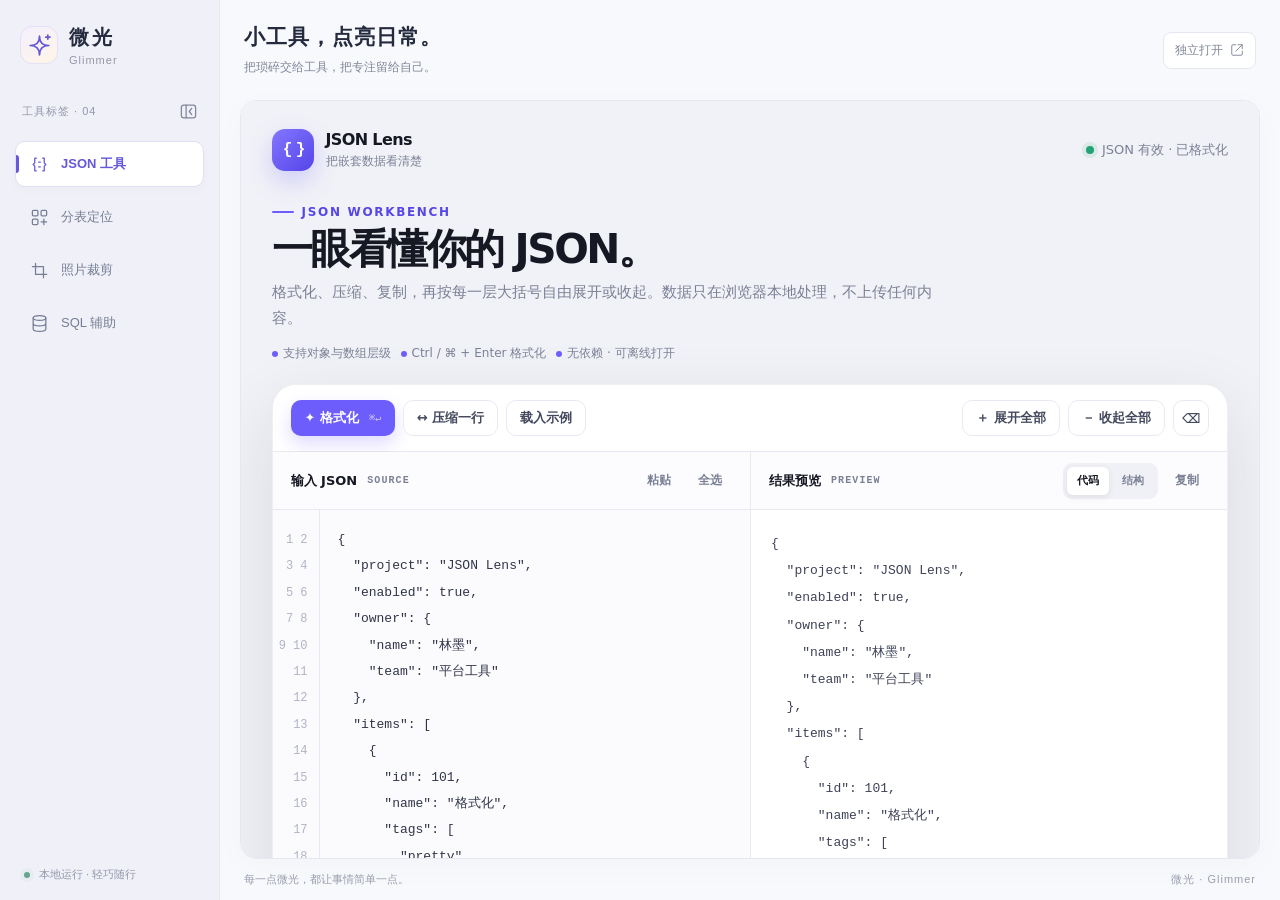
<file: index.html>
<!doctype html>
<html lang="zh-CN">
<head>
  <meta charset="UTF-8">
  <meta name="viewport" content="width=device-width, initial-scale=1">
  <meta name="theme-color" content="#f8f9fc">
  <meta name="description" content="微光 Glimmer，一个轻巧的本地工具箱。JSON 格式化、分表定位、照片裁剪、SQL 辅助，在一个页面里轻松完成。">
  <title>微光 · Glimmer</title>
  <style>
    :root { color-scheme: light; --ink: #252b3e; --muted: #818799; --line: #e6e8f0; --accent: #6558da; --sidebar-width: 220px; }
    * { box-sizing: border-box; }
    [hidden] { display: none !important; }
    body { display: grid; grid-template-columns: var(--sidebar-width) minmax(0, 1fr); height: 100vh; height: 100dvh; margin: 0; overflow: hidden; color: var(--ink); background: #f8f9fc; font-family: "Segoe UI", "PingFang SC", "Microsoft YaHei", sans-serif; -webkit-font-smoothing: antialiased; }
    a { color: inherit; text-decoration: none; }
    button { font: inherit; cursor: pointer; }
    :focus-visible { outline: 3px solid #a79dea; outline-offset: -3px; }
    svg { width: 19px; height: 19px; fill: none; stroke: currentColor; stroke-width: 1.6; stroke-linecap: round; stroke-linejoin: round; flex-shrink: 0; }
    .sidebar { display: flex; flex-direction: column; min-width: 0; min-height: 0; padding: 24px 12px 16px; border-right: 1px solid var(--line); background: #f0f1f8; }
    .brand { display: flex; align-items: center; gap: 11px; padding: 0 8px; min-height: 42px; }
    .brand-mark { display: grid; place-items: center; flex-shrink: 0; width: 38px; height: 38px; border: 1px solid #e5dff7; border-radius: 12px; color: var(--accent); background: linear-gradient(145deg, #f4efff, #fff6e6); }
    .brand-mark svg { width: 25px; height: 25px; }
    .brand-name { font-size: 20px; font-weight: 750; letter-spacing: 3px; white-space: nowrap; }
    .brand-en { display: block; margin-top: 3px; color: #9694a7; font-size: 11px; letter-spacing: 1px; font-weight: 400; }
    .sidebar-heading { display: flex; align-items: center; justify-content: space-between; gap: 8px; margin: 30px 4px 12px 10px; }
    .sidebar-heading span { color: #9297aa; font-size: 11px; letter-spacing: 1px; }
    .sidebar-toggle { display: grid; place-items: center; width: 30px; height: 30px; padding: 0; border: 0; border-radius: 8px; color: var(--muted); background: transparent; }
    .sidebar-toggle:hover { color: var(--accent); background: #e6e5f4; }
    .tabs { display: flex; flex-direction: column; gap: 7px; min-height: 0; overflow-y: auto; overflow-x: hidden; padding: 3px; }
    .tab { position: relative; display: flex; align-items: center; flex-shrink: 0; gap: 12px; width: 100%; min-height: 46px; padding: 0 14px; border: 1px solid transparent; border-radius: 10px; color: #767d94; background: transparent; text-align: left; font-size: 13px; transition: color .18s, background .18s; }
    .tab:hover { color: var(--accent); background: #e8e8f4; }
    .tab[aria-selected="true"] { color: var(--accent); font-weight: 650; border-color: #e1dff3; background: white; box-shadow: 0 3px 10px #33334b07; }
    .tab[aria-selected="true"]::before { content: ""; position: absolute; top: 13px; bottom: 13px; left: 0; width: 3px; border-radius: 0 3px 3px 0; background: var(--accent); }
    .tab-label { white-space: nowrap; }
    .sidebar-footer { display: flex; align-items: center; gap: 9px; margin-top: auto; padding: 24px 12px 2px; color: #9297aa; font-size: 11px; white-space: nowrap; }
    .status-dot { width: 6px; height: 6px; flex-shrink: 0; border-radius: 50%; background: #65a58e; box-shadow: 0 0 0 4px #65a58e12; }
    main { display: grid; grid-template-rows: auto minmax(0, 1fr) auto; min-width: 0; min-height: 0; padding: 0 20px; }
    .intro { display: flex; align-items: center; justify-content: space-between; gap: 20px; min-height: 100px; padding: 18px 4px; }
    h1 { margin: 0 0 7px; font-size: 21px; font-weight: 650; letter-spacing: 1px; }
    .intro p { margin: 0; color: var(--muted); font-size: 12px; line-height: 1.6; }
    .open-link { display: flex; align-items: center; gap: 7px; flex-shrink: 0; color: var(--muted); font-size: 12px; padding: 9px 11px; border: 1px solid var(--line); border-radius: 8px; background: white; }
    .open-link:hover { color: var(--accent); background: #f8f7ff; }
    .open-link svg { width: 14px; height: 14px; }
    .workspace { min-height: 0; overflow: hidden; border: 1px solid var(--line); border-radius: 16px; background: white; box-shadow: 0 8px 36px #33334b06; }
    .tool-panel { height: 100%; background: #f6f7fb; }
    iframe { width: 100%; height: 100%; display: block; border: 0; }
    footer { display: flex; justify-content: space-between; gap: 16px; padding: 13px 4px; color: #999eae; font-size: 11px; }
    .footer-brand { letter-spacing: 1px; }
    noscript p { padding: 20px; line-height: 2; }
    noscript a { color: var(--accent); text-decoration: underline; margin-right: 15px; }
    /* 收起标签文字后保留等宽图标轨道，右侧工作区自动获得空出的宽度。 */
    body.sidebar-collapsed { --sidebar-width: 68px; }
    .sidebar-collapsed .sidebar { padding-left: 8px; padding-right: 8px; }
    .sidebar-collapsed .brand { justify-content: center; padding: 0; }
    .sidebar-collapsed .brand-name, .sidebar-collapsed .sidebar-heading span, .sidebar-collapsed .tab-label, .sidebar-collapsed .sidebar-footer span:last-child { display: none; }
    .sidebar-collapsed .sidebar-heading { justify-content: center; margin: 30px 0 12px; }
    .sidebar-collapsed .tab { justify-content: center; padding: 0; }
    .sidebar-collapsed .sidebar-footer { justify-content: center; padding-left: 0; padding-right: 0; }
    @media (max-width: 700px) {
      body, body.sidebar-collapsed { --sidebar-width: 56px; }
      .sidebar, .sidebar-collapsed .sidebar { padding: 18px 5px 12px; }
      .brand { justify-content: center; padding: 0; }
      .brand-mark { width: 34px; height: 34px; }
      .brand-name, .sidebar-heading, .sidebar-collapsed .sidebar-heading, .tab-label, .sidebar-footer span:last-child { display: none; }
      .tabs { margin-top: 24px; gap: 9px; }
      .tab { justify-content: center; padding: 0; min-height: 42px; }
      .sidebar-footer { justify-content: center; padding-left: 0; padding-right: 0; }
      main { padding: 0 8px; }
      .intro { min-height: 84px; gap: 8px; padding: 14px 2px; }
      h1 { font-size: 16px; letter-spacing: 0; }
      .intro p { font-size: 10px; }
      .open-link { padding: 8px; }
      .open-link span { display: none; }
      .workspace { border-radius: 12px; }
      footer { padding: 10px 2px; font-size: 10px; }
      footer > span:first-child { display: none; }
    }
    @media (prefers-reduced-motion: reduce) { .tab { transition: none; } }
  </style>
</head>
<body>
  <aside class="sidebar" aria-label="工具导航">
    <a class="brand" href="./index.html" aria-label="微光 Glimmer 主页">
      <span class="brand-mark" aria-hidden="true"><svg viewBox="0 0 24 24"><path d="M12 3c0 6-3 9-9 9 6 0 9 3 9 9 0-6 3-9 9-9-6 0-9-3-9-9Z"/><path d="M20 2v4m-2-2h4"/></svg></span>
      <span class="brand-name">微光<span class="brand-en">Glimmer</span></span>
    </a>
    <div class="sidebar-heading"><span>工具标签 · 04</span><button class="sidebar-toggle" id="sidebar-toggle" type="button" aria-label="收起标签栏" title="收起标签栏" aria-expanded="true" aria-controls="tool-tabs"><svg viewBox="0 0 24 24" aria-hidden="true"><rect x="3" y="4" width="18" height="16" rx="3"/><path d="M9 4v16m7-12-3 4 3 4"/></svg></button></div>
        <nav class="tabs" role="tablist" aria-label="工具切换" aria-orientation="vertical" id="tool-tabs">
          <button class="tab" id="tab-json" type="button" role="tab" aria-selected="true" aria-controls="panel-json" data-tool="json" aria-label="JSON 工具" title="JSON 工具">
            <svg viewBox="0 0 24 24" aria-hidden="true"><path d="M8 4H6v6l-2 2 2 2v6h2m8-16h2v6l2 2-2 2v6h-2"/><path d="M11 9h2m-2 6h2"/></svg><span class="tab-label">JSON 工具</span>
          </button>
          <button class="tab" id="tab-sharding" type="button" role="tab" aria-selected="false" aria-controls="panel-sharding" tabindex="-1" data-tool="sharding" aria-label="分表定位" title="分表定位">
            <svg viewBox="0 0 24 24" aria-hidden="true"><rect x="3" y="3" width="7" height="7" rx="1.5"/><rect x="14" y="3" width="7" height="7" rx="1.5"/><rect x="3" y="14" width="7" height="7" rx="1.5"/><path d="M14 17.5h7m-3.5-3.5v7"/></svg><span class="tab-label">分表定位</span>
          </button>
          <button class="tab" id="tab-photo" type="button" role="tab" aria-selected="false" aria-controls="panel-photo" tabindex="-1" data-tool="photo" aria-label="照片裁剪" title="照片裁剪">
            <svg viewBox="0 0 24 24" aria-hidden="true"><path d="M7 3v14h14M3 7h14v14M10 7h7v7"/></svg><span class="tab-label">照片裁剪</span>
          </button>
          <button class="tab" id="tab-sql" type="button" role="tab" aria-selected="false" aria-controls="panel-sql" tabindex="-1" data-tool="sql" aria-label="SQL 辅助" title="SQL 辅助">
            <svg viewBox="0 0 24 24" aria-hidden="true"><ellipse cx="12" cy="5" rx="8" ry="3"/><path d="M4 5v14c0 4 16 4 16 0V5M4 12c0 4 16 4 16 0"/></svg><span class="tab-label">SQL 辅助</span>
          </button>
        </nav>
    <div class="sidebar-footer"><span class="status-dot" aria-hidden="true"></span><span>本地运行 · 轻巧随行</span></div>
  </aside>
  <main>
    <section class="intro" aria-labelledby="page-title">
      <div><h1 id="page-title">小工具，点亮日常。</h1><p>把琐碎交给工具，把专注留给自己。</p></div>
        <a class="open-link" id="open-tool" href="./json-lens.html?v=2" target="_blank" rel="noopener" aria-label="在新窗口打开 JSON 工具" title="在新窗口打开当前工具"><span>独立打开</span><svg viewBox="0 0 24 24" aria-hidden="true"><path d="M14 3h7v7m0-7L10 14M10 3H5a2 2 0 0 0-2 2v14a2 2 0 0 0 2 2h14a2 2 0 0 0 2-2v-5"/></svg></a>
    </section>
    <div class="workspace">
      <section class="tool-panel" id="panel-json" role="tabpanel" aria-labelledby="tab-json">
        <iframe title="JSON 格式化与结构查看器" data-src="./json-lens.html?v=2"></iframe>
      </section>
      <section class="tool-panel" id="panel-sharding" role="tabpanel" aria-labelledby="tab-sharding" hidden>
        <iframe title="分表定位器" data-src="./sharding-table-finder.html?v=2"></iframe>
      </section>
      <section class="tool-panel" id="panel-photo" role="tabpanel" aria-labelledby="tab-photo" hidden>
        <iframe title="照片比例裁剪" data-src="./photo-crop.html?v=2"></iframe>
      </section>
      <section class="tool-panel" id="panel-sql" role="tabpanel" aria-labelledby="tab-sql" hidden>
        <iframe title="SQL 辅助工具" data-src="./sql-helper.html"></iframe>
      </section>
      <noscript><p>启用 JavaScript 即可使用标签页，也可以直接打开：<a href="./json-lens.html?v=2">JSON 工具</a><a href="./sharding-table-finder.html?v=2">分表定位</a><a href="./photo-crop.html?v=2">照片裁剪</a><a href="./sql-helper.html">SQL 辅助</a></p></noscript>
    </div>
    <footer><span>每一点微光，都让事情简单一点。</span><span class="footer-brand">微光 · Glimmer</span></footer>
  </main>
  <script>
    'use strict';
    const tabs = [...document.querySelectorAll('[role="tab"]')];
    const openLink = document.getElementById('open-tool');

    /**
     * 切换工具并同步无障碍状态；已打开的页面保留在内存中，避免切换丢失输入或照片。
     * @param {string} tool 工具标识；未知值回退到 JSON 工具。
     */
    function activateTool(tool) {
      const activeTab = tabs.find(tab => tab.dataset.tool === tool) || tabs[0];
      for (const tab of tabs) {
        const selected = tab === activeTab;
        const panel = document.getElementById(tab.getAttribute('aria-controls'));
        tab.setAttribute('aria-selected', String(selected));
        tab.tabIndex = selected ? 0 : -1;
        panel.hidden = !selected;
        if (selected) {
          const frame = panel.querySelector('iframe');
          // 首次选中才加载，且仅使用页面内预设路径，URL 片段不能指定外部地址。
          if (!frame.hasAttribute('src')) frame.src = frame.dataset.src;
          openLink.href = frame.dataset.src;
          openLink.setAttribute('aria-label', `在新窗口打开${tab.textContent.trim()}`);
        }
      }
      // 标签栏高度不足时自动滚动，让当前工具始终出现在可见区域。
      activeTab.scrollIntoView({ block: 'nearest', inline: 'nearest' });
    }

    /** 更新地址片段，让工具标签支持直接访问以及浏览器前进、后退。 */
    function selectTool(tab) {
      activateTool(tab.dataset.tool);
      if (location.hash !== `#${tab.dataset.tool}`) location.hash = tab.dataset.tool;
    }

    for (const tab of tabs) {
      tab.addEventListener('click', () => selectTool(tab));
      tab.addEventListener('keydown', event => {
        const index = tabs.indexOf(tab);
        let nextIndex;
        // 遵循纵向标签页键盘约定，Tab 键只停留在当前选中的工具。
        if (event.key === 'ArrowDown') nextIndex = (index + 1) % tabs.length;
        else if (event.key === 'ArrowUp') nextIndex = (index + tabs.length - 1) % tabs.length;
        else if (event.key === 'Home') nextIndex = 0;
        else if (event.key === 'End') nextIndex = tabs.length - 1;
        else return;
        event.preventDefault();
        tabs[nextIndex].focus();
        selectTool(tabs[nextIndex]);
      });
    }
    // 收起时保留图标、可访问名称和悬停提示，切换工具不重新加载工作区。
    const sidebarToggle = document.getElementById('sidebar-toggle');
    sidebarToggle.addEventListener('click', () => {
      const collapsed = document.body.classList.toggle('sidebar-collapsed');
      sidebarToggle.setAttribute('aria-expanded', String(!collapsed));
      sidebarToggle.setAttribute('aria-label', collapsed ? '展开标签栏' : '收起标签栏');
      sidebarToggle.title = collapsed ? '展开标签栏' : '收起标签栏';
    });
    window.addEventListener('hashchange', () => activateTool(location.hash.slice(1)));
    activateTool(location.hash.slice(1));
  </script>
</body>
</html>
</file>
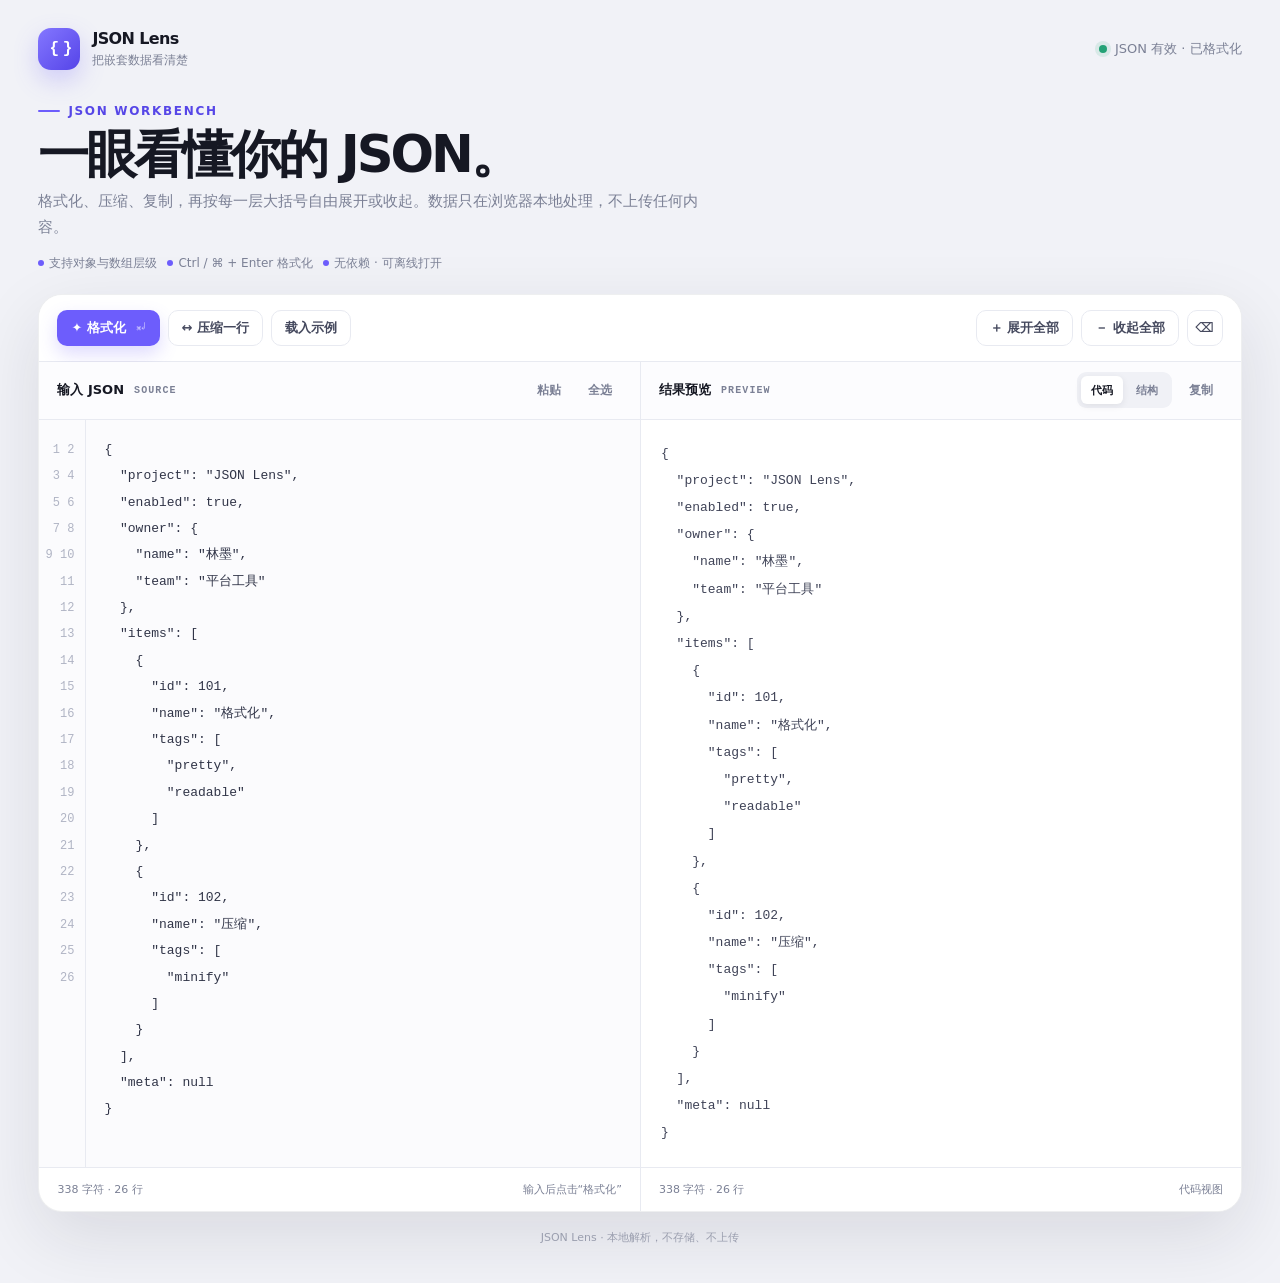
<file: json-lens.html>
<!doctype html>
<html lang="zh-CN">
<head>
  <meta charset="UTF-8" />
  <meta name="viewport" content="width=device-width, initial-scale=1" />
  <meta name="theme-color" content="#151722" />
  <title>JSON 工具 · 微光 Glimmer</title>
  <link rel="stylesheet" href="./tool-theme.css">
  <style>
    .toolbar {
      display: flex;
      align-items: center;
      justify-content: space-between;
      flex-wrap: wrap;
      gap: 12px;
      padding: 15px 18px;
      border-bottom: 1px solid var(--line);
      background: rgba(255, 255, 255, .92);
    }
    .toolbar-group { display: flex; align-items: center; flex-wrap: wrap; gap: 8px; }
    .shortcut { display: inline-flex; align-items: center; gap: 3px; margin-left: 3px; color: rgba(255, 255, 255, .68); font: 500 10px var(--mono); }

    .workspace-grid { display: grid; grid-template-columns: minmax(0, 1fr) minmax(0, 1fr); min-height: 610px; }
    .pane { min-width: 0; display: flex; flex-direction: column; }
    .pane + .pane { border-left: 1px solid var(--line); }
    .pane-header {
      display: flex;
      align-items: center;
      justify-content: space-between;
      gap: 10px;
      min-height: 58px;
      padding: 0 18px;
      border-bottom: 1px solid var(--line);
      background: #fcfcfe;
    }
    .pane-title { display: flex; align-items: center; gap: 10px; font-size: 13px; font-weight: 800; }
    .pane-title .label { color: var(--muted); font: 700 10px var(--mono); letter-spacing: .11em; text-transform: uppercase; }
    .pane-actions { display: flex; align-items: center; gap: 7px; }
    .tiny-button {
      min-height: 30px;
      padding: 0 9px;
      border: 1px solid transparent;
      border-radius: 8px;
      color: var(--muted);
      background: transparent;
      font-size: 12px;
      font-weight: 700;
    }
    .tiny-button:hover { border-color: var(--line); color: var(--violet-dark); background: #fff; }
    .input-area { display: flex; flex: 1; min-height: 0; background: #fbfbfd; }
    .line-numbers {
      width: 47px;
      flex: 0 0 47px;
      overflow: hidden;
      padding: 17px 11px 17px 0;
      border-right: 1px solid var(--line);
      color: #b0b4c4;
      text-align: right;
      user-select: none;
      font: 12px/1.65rem var(--mono);
    }
    .json-input {
      width: 100%;
      min-height: 550px;
      resize: none;
      padding: 17px 18px;
      border: 0;
      outline: 0;
      color: #313548;
      background: transparent;
      font: 13px/1.65rem var(--mono);
      tab-size: 2;
      white-space: pre;
      overflow: auto;
    }
    .json-input::selection { background: #dcd9ff; }
    .json-input.is-invalid { background: #fff9fa; }
    .input-footer, .output-footer {
      display: flex;
      align-items: center;
      justify-content: space-between;
      gap: 12px;
      min-height: 44px;
      padding: 0 18px;
      border-top: 1px solid var(--line);
      color: var(--muted);
      font-size: 11px;
    }
    .input-footer kbd {
      padding: 3px 6px;
      border: 1px solid #dfe1e9;
      border-bottom-width: 2px;
      border-radius: 5px;
      background: #fff;
      font: 600 10px var(--mono);
    }
    .output-pane { background: #fff; }
    .view-tabs { display: flex; align-items: center; gap: 3px; padding: 4px; border-radius: 9px; background: #f0f1f6; }
    .view-tab { min-height: 28px; padding: 0 10px; border: 0; border-radius: 6px; color: var(--muted); background: transparent; font-size: 11px; font-weight: 800; }
    .view-tab.active { color: var(--ink); background: #fff; box-shadow: 0 2px 7px rgba(22, 24, 35, .08); }
    .output-scroll { flex: 1; min-height: 0; overflow: auto; }
    .code-output {
      min-height: 550px;
      margin: 0;
      padding: 20px;
      color: #3f4357;
      background: #fff;
      font: 13px/1.7rem var(--mono);
      white-space: pre-wrap;
      word-break: break-word;
    }
    .code-output.empty { display: grid; min-height: 550px; place-items: center; color: #b0b4c4; font-family: var(--sans); }
    .tree-view { min-height: 550px; padding: 17px 20px 24px; background: #fff; font: 13px/1.7rem var(--mono); }
    .tree-view.hidden, .code-output.hidden { display: none; }
    .empty-state { max-width: 300px; padding: 36px 18px; text-align: center; }
    .empty-icon { display: grid; width: 45px; height: 45px; margin: 0 auto 13px; place-items: center; border-radius: 14px; color: var(--violet-dark); background: var(--violet-soft); font: 700 15px var(--mono); }
    .empty-title { margin-bottom: 5px; color: #5c6175; font-size: 14px; font-weight: 800; }
    .empty-copy { color: #a2a6b5; font-size: 12px; line-height: 1.6; }
    .tree-node { position: relative; }
    .tree-row { display: flex; align-items: center; min-height: 31px; padding-right: 5px; border-radius: 7px; white-space: nowrap; }
    .tree-row:hover { background: #f6f5ff; }
    .tree-toggle, .tree-spacer { display: inline-grid; width: 22px; height: 26px; flex: 0 0 22px; place-items: center; }
    .tree-toggle { margin-right: 1px; padding: 0; border: 0; border-radius: 5px; color: #8f94a8; background: transparent; transition: background .15s ease; }
    .tree-toggle:hover { color: var(--violet-dark); background: var(--violet-soft); }
    .chevron { display: block; transition: transform .18s ease; font-size: 15px; line-height: 1; }
    .tree-toggle[aria-expanded="false"] .chevron { transform: rotate(-90deg); }
    .tree-key { color: #5960b7; }
    .tree-index { color: #9398aa; }
    .tree-colon { margin: 0 8px 0 2px; color: #c1c4cf; }
    .tree-value.string { color: #21886c; }
    .tree-value.number { color: #b261d4; }
    .tree-value.boolean { color: #ce783f; }
    .tree-value.null { color: #9da1ae; font-style: italic; }
    .tree-kind { margin-left: auto; padding: 0 7px; border-radius: 999px; color: #969aab; background: #f6f7fa; font: 10px/20px var(--sans); }
    .tree-children { padding-left: 22px; border-left: 1px solid #ececf4; margin-left: 10px; }
    .tree-children[data-open="false"] { display: none; }
    .error-card { margin: 20px; padding: 16px; border: 1px solid #f1ccd2; border-radius: 12px; color: #aa4a5b; background: #fff6f7; font-family: var(--sans); }
    .error-card strong { display: block; margin-bottom: 4px; font-size: 13px; }
    .error-card span { font: 12px/1.6 var(--mono); }

    .toast {
      position: fixed;
      z-index: 10;
      left: 50%;
      bottom: 24px;
      transform: translate(-50%, 18px);
      padding: 11px 15px;
      border-radius: 10px;
      color: #fff;
      background: #222534;
      box-shadow: 0 12px 32px rgba(25, 27, 40, .18);
      font-size: 13px;
      opacity: 0;
      pointer-events: none;
      transition: opacity .2s ease, transform .2s ease;
    }
    .toast.show { transform: translate(-50%, 0); opacity: 1; }
    .toast.error { background: #a84253; }


    @media (max-width: 900px) {
      .workspace-grid { grid-template-columns: 1fr; }
      .pane + .pane { border-top: 1px solid var(--line); border-left: 0; }
      .output-pane { min-height: 600px; }
    }
    @media (max-width: 560px) {
      .page-shell { padding: 19px 12px 26px; }
      .topbar-note { display: none; }
      .toolbar { align-items: stretch; padding: 12px; }
      .toolbar-group { width: 100%; }
      .toolbar-group:last-child { justify-content: flex-end; }
      .button { flex: 1; padding: 0 9px; }
      .button.icon-button { flex: 0 0 36px; }
      .pane-header { padding: 0 12px; }
      .pane-header .tiny-button { padding: 0 5px; }
      .code-output, .tree-view { padding-left: 13px; padding-right: 13px; }
      .tree-children { padding-left: 15px; margin-left: 8px; }
      .tree-kind { display: none; }
      .hint-row { flex-wrap: wrap; line-height: 1.5; }
    }
    @media print {
      body { background: #fff; }
      .page-shell { width: 100%; padding: 0; }
      .topbar-note, .toolbar, .input-pane, .footer-note, .hint-row, .toast { display: none !important; }
      .workspace { border: 0; box-shadow: none; }
      .workspace-grid { display: block; }
      .pane + .pane { border: 0; }
      .pane-header { border: 0; }
      .code-output { min-height: auto; }
    }
  </style>
</head>
<body>
  <main class="page-shell">
    <header class="topbar">
      <div class="brand" aria-label="JSON Lens">
        <div class="brand-mark" aria-hidden="true">{ }</div>
        <div class="brand-copy">
          <div class="brand-name">JSON Lens</div>
          <div class="brand-subtitle">把嵌套数据看清楚</div>
        </div>
      </div>
      <div class="topbar-note"><span class="status-dot" id="statusDot"></span><span id="statusText">等待输入 JSON</span></div>
    </header>

    <section class="hero" aria-labelledby="pageTitle">
      <div class="eyebrow">JSON WORKBENCH</div>
      <h1 id="pageTitle">一眼看懂你的 JSON。</h1>
      <p class="hero-description">格式化、压缩、复制，再按每一层大括号自由展开或收起。数据只在浏览器本地处理，不上传任何内容。</p>
      <div class="hint-row" aria-label="使用提示">
        <span><i></i>支持对象与数组层级</span>
        <span><i></i>Ctrl / ⌘ + Enter 格式化</span>
        <span><i></i>无依赖 · 可离线打开</span>
      </div>
    </section>

    <section class="workspace" aria-label="JSON 编辑工作区">
      <div class="toolbar">
        <div class="toolbar-group">
          <button class="button primary" id="formatButton" type="button">✦ 格式化 <span class="shortcut">⌘↵</span></button>
          <button class="button" id="compressButton" type="button">↔ 压缩一行</button>
          <button class="button" id="sampleButton" type="button">载入示例</button>
        </div>
        <div class="toolbar-group">
          <button class="button" id="expandButton" type="button">＋ 展开全部</button>
          <button class="button" id="collapseButton" type="button">－ 收起全部</button>
          <button class="button icon-button" id="clearButton" type="button" aria-label="清空输入" title="清空">⌫</button>
        </div>
      </div>

      <div class="workspace-grid">
        <section class="pane input-pane" aria-labelledby="inputTitle">
          <div class="pane-header">
            <div class="pane-title" id="inputTitle"><span>输入 JSON</span><span class="label">SOURCE</span></div>
            <div class="pane-actions">
              <button class="tiny-button" id="pasteButton" type="button">粘贴</button>
              <button class="tiny-button" id="selectAllButton" type="button">全选</button>
            </div>
          </div>
          <div class="input-area">
            <div class="line-numbers" id="lineNumbers" aria-hidden="true">1</div>
            <textarea id="jsonInput" class="json-input" spellcheck="false" aria-label="JSON 输入框" placeholder="在这里粘贴 JSON…"></textarea>
          </div>
          <div class="input-footer"><span id="inputStats">0 字符 · 0 行</span><span>输入后点击“格式化”</span></div>
        </section>

        <section class="pane output-pane" aria-labelledby="outputTitle">
          <div class="pane-header">
            <div class="pane-title" id="outputTitle"><span>结果预览</span><span class="label">PREVIEW</span></div>
            <div class="pane-actions">
              <div class="view-tabs" role="tablist" aria-label="结果视图">
                <button class="view-tab active" data-view="code" type="button" role="tab" aria-selected="true">代码</button>
                <button class="view-tab" data-view="tree" type="button" role="tab" aria-selected="false">结构</button>
              </div>
              <button class="tiny-button" id="copyButton" type="button">复制</button>
            </div>
          </div>
          <div class="output-scroll">
            <div class="code-output empty" id="codeOutput"><div class="empty-state"><div class="empty-icon">{ }</div><div class="empty-title">等待一段 JSON</div><div class="empty-copy">格式化后，这里会显示可复制的漂亮代码。</div></div></div>
            <div class="tree-view hidden" id="treeView"></div>
          </div>
          <div class="output-footer"><span id="outputStats">未生成结果</span><span id="viewHint">代码视图</span></div>
        </section>
      </div>
    </section>
    <div class="footer-note">JSON Lens · 本地解析，不存储、不上传</div>
  </main>
  <div class="toast" id="toast" role="status" aria-live="polite"></div>

  <script>
    (() => {
      const SAMPLE = {
        "project": "JSON Lens",
        "enabled": true,
        "owner": {
          "name": "林墨",
          "team": "平台工具"
        },
        "items": [
          { "id": 101, "name": "格式化", "tags": ["pretty", "readable"] },
          { "id": 102, "name": "压缩", "tags": ["minify"] }
        ],
        "meta": null
      };

      const input = document.getElementById('jsonInput');
      const lineNumbers = document.getElementById('lineNumbers');
      const codeOutput = document.getElementById('codeOutput');
      const treeView = document.getElementById('treeView');
      const inputStats = document.getElementById('inputStats');
      const outputStats = document.getElementById('outputStats');
      const viewHint = document.getElementById('viewHint');
      const statusText = document.getElementById('statusText');
      const statusDot = document.getElementById('statusDot');
      const toast = document.getElementById('toast');
      let latestResult = '';
      let toastTimer;
      let nodeId = 0;

      function escapeHtml(value) {
        return String(value)
          .replaceAll('&', '&amp;')
          .replaceAll('<', '&lt;')
          .replaceAll('>', '&gt;')
          .replaceAll('"', '&quot;')
          .replaceAll("'", '&#39;');
      }

      function showToast(message, isError = false) {
        window.clearTimeout(toastTimer);
        toast.textContent = message;
        toast.classList.toggle('error', isError);
        toast.classList.add('show');
        toastTimer = window.setTimeout(() => toast.classList.remove('show'), 2400);
      }

      function updateLineNumbers() {
        const count = Math.max(1, input.value.split('\n').length);
        lineNumbers.textContent = Array.from({ length: count }, (_, index) => index + 1).join('\n');
        inputStats.textContent = `${input.value.length.toLocaleString('zh-CN')} 字符 · ${count} 行`;
      }

      function syncLineScroll() {
        lineNumbers.scrollTop = input.scrollTop;
      }

      function setStatus(message, isError = false) {
        statusText.textContent = message;
        statusDot.classList.toggle('error', isError);
      }

      function parseInput() {
        try {
          return { value: JSON.parse(input.value), error: null };
        } catch (error) {
          return { value: null, error };
        }
      }

      function renderError(error) {
        const message = error && error.message ? error.message : 'JSON 语法不正确';
        codeOutput.className = 'code-output empty';
        codeOutput.textContent = `无法解析：${message}`;
        treeView.innerHTML = `<div class="error-card"><strong>JSON 解析失败</strong><span>${escapeHtml(message)}</span></div>`;
        treeView.classList.add('hidden');
        codeOutput.classList.remove('hidden');
        outputStats.textContent = '未生成有效结果';
        viewHint.textContent = '代码视图';
        input.classList.add('is-invalid');
        setStatus('JSON 语法有误', true);
      }

      function primitiveMarkup(value) {
        if (typeof value === 'string') return `<span class="tree-value string">&quot;${escapeHtml(value)}&quot;</span>`;
        if (typeof value === 'number') return `<span class="tree-value number">${escapeHtml(value)}</span>`;
        if (typeof value === 'boolean') return `<span class="tree-value boolean">${value}</span>`;
        return '<span class="tree-value null">null</span>';
      }

      function branchSummary(value) {
        if (Array.isArray(value)) return `[${value.length}]`;
        return `{${Object.keys(value).length}}`;
      }

      function renderTree(root) {
        nodeId = 0;
        treeView.innerHTML = renderTreeNode(root, 'root', 0, true);
      }

      function renderTreeNode(value, key, depth, isRoot = false, parentIsArray = false) {
        const isBranch = value !== null && typeof value === 'object';
        const currentId = `node-${++nodeId}`;
        const label = isRoot ? 'root' : parentIsArray ? `[${key}]` : key;
        const labelClass = isRoot || !parentIsArray ? 'tree-key' : 'tree-index';
        let markup = `<div class="tree-node" data-node-id="${currentId}" data-depth="${depth}">`;
        markup += '<div class="tree-row">';
        if (isBranch) {
          markup += `<button class="tree-toggle" type="button" aria-expanded="true" aria-label="收起 ${escapeHtml(label)}" data-node-toggle="${currentId}"><span class="chevron">⌄</span></button>`;
        } else {
          markup += '<span class="tree-spacer" aria-hidden="true"></span>';
        }
        markup += `<span class="${labelClass}">${escapeHtml(label)}</span><span class="tree-colon">:</span>`;
        if (isBranch) {
          markup += `<span class="tree-value">${escapeHtml(branchSummary(value))}</span><span class="tree-kind">${Array.isArray(value) ? 'ARRAY' : 'OBJECT'}</span>`;
        } else {
          markup += primitiveMarkup(value);
        }
        markup += '</div>';
        if (isBranch) {
          const entries = Array.isArray(value) ? value.map((item, index) => [index, item]) : Object.entries(value);
          markup += `<div class="tree-children" data-node-children="${currentId}" data-open="true">`;
          if (entries.length === 0) markup += '<div class="tree-row"><span class="tree-spacer"></span><span class="tree-value null">空</span></div>';
          for (const [entryKey, entryValue] of entries) markup += renderTreeNode(entryValue, entryKey, depth + 1, false, Array.isArray(value));
          markup += '</div>';
        }
        markup += '</div>';
        return markup;
      }

      function setAllNodes(open) {
        treeView.querySelectorAll('[data-node-toggle]').forEach((toggle) => {
          const id = toggle.dataset.nodeToggle;
          const children = treeView.querySelector(`[data-node-children="${id}"]`);
          if (!children) return;
          toggle.setAttribute('aria-expanded', String(open));
          toggle.setAttribute('aria-label', `${open ? '收起' : '展开'} 层级`);
          children.dataset.open = String(open);
        });
      }

      function updateOutput(value, mode) {
        input.classList.remove('is-invalid');
        const indent = mode === 'compact' ? undefined : 2;
        latestResult = JSON.stringify(value, null, indent);
        codeOutput.className = 'code-output';
        codeOutput.textContent = latestResult;
        renderTree(value);
        outputStats.textContent = `${latestResult.length.toLocaleString('zh-CN')} 字符 · ${latestResult.split('\n').length} 行`;
        setStatus(mode === 'compact' ? '已压缩为一行' : 'JSON 有效 · 已格式化');
      }

      function handleTransform(mode) {
        if (!input.value.trim()) {
          latestResult = '';
          codeOutput.className = 'code-output empty';
          codeOutput.innerHTML = '<div class="empty-state"><div class="empty-icon">{ }</div><div class="empty-title">先输入 JSON</div><div class="empty-copy">粘贴内容后，就可以开始格式化或压缩。</div></div>';
          treeView.innerHTML = '';
          outputStats.textContent = '未生成结果';
          setStatus('等待输入 JSON');
          return;
        }
        const result = parseInput();
        if (result.error) {
          renderError(result.error);
          showToast('JSON 解析失败，请检查逗号、引号或括号', true);
          return;
        }
        updateOutput(result.value, mode);
        showToast(mode === 'compact' ? '已压缩成一行' : '格式化完成');
      }

      async function copyResult() {
        if (!latestResult) {
          showToast('暂时没有可复制的结果', true);
          return;
        }
        try {
          await navigator.clipboard.writeText(latestResult);
          showToast('结果已复制到剪贴板');
        } catch {
          const helper = document.createElement('textarea');
          helper.value = latestResult;
          helper.style.position = 'fixed';
          helper.style.opacity = '0';
          document.body.appendChild(helper);
          helper.select();
          document.execCommand('copy');
          helper.remove();
          showToast('结果已复制到剪贴板');
        }
      }

      async function pasteInput() {
        try {
          input.value = await navigator.clipboard.readText();
          updateLineNumbers();
          handleTransform('pretty');
        } catch {
          input.focus();
          showToast('浏览器未允许自动粘贴，请使用 Ctrl / ⌘ + V', true);
        }
      }

      function switchView(view) {
        const showTree = view === 'tree';
        codeOutput.classList.toggle('hidden', showTree);
        treeView.classList.toggle('hidden', !showTree);
        document.querySelectorAll('.view-tab').forEach((tab) => {
          const active = tab.dataset.view === view;
          tab.classList.toggle('active', active);
          tab.setAttribute('aria-selected', String(active));
        });
        viewHint.textContent = showTree ? '结构视图 · 点击箭头展开/收起' : '代码视图';
      }

      input.addEventListener('input', () => {
        updateLineNumbers();
        if (!input.value.trim()) {
          input.classList.remove('is-invalid');
          setStatus('等待输入 JSON');
        }
      });
      // 浏览器完成粘贴后再解析，确保 textarea 已经拿到完整内容；手动输入仍不会被频繁打断。
      input.addEventListener('paste', () => {
        window.setTimeout(() => {
          updateLineNumbers();
          handleTransform('pretty');
        }, 0);
      });
      input.addEventListener('scroll', syncLineScroll);
      input.addEventListener('keydown', (event) => {
        if ((event.ctrlKey || event.metaKey) && event.key === 'Enter') {
          event.preventDefault();
          handleTransform('pretty');
        }
        if (event.key === 'Tab') {
          event.preventDefault();
          const start = input.selectionStart;
          input.setRangeText('  ', start, input.selectionEnd, 'end');
          updateLineNumbers();
        }
      });
      document.getElementById('formatButton').addEventListener('click', () => handleTransform('pretty'));
      document.getElementById('compressButton').addEventListener('click', () => handleTransform('compact'));
      document.getElementById('copyButton').addEventListener('click', copyResult);
      document.getElementById('pasteButton').addEventListener('click', pasteInput);
      document.getElementById('selectAllButton').addEventListener('click', () => { input.focus(); input.select(); });
      document.getElementById('sampleButton').addEventListener('click', () => {
        input.value = JSON.stringify(SAMPLE, null, 2);
        updateLineNumbers();
        handleTransform('pretty');
      });
      document.getElementById('clearButton').addEventListener('click', () => {
        input.value = '';
        latestResult = '';
        updateLineNumbers();
        codeOutput.className = 'code-output empty';
        codeOutput.innerHTML = '<div class="empty-state"><div class="empty-icon">{ }</div><div class="empty-title">等待一段 JSON</div><div class="empty-copy">格式化后，这里会显示可复制的漂亮代码。</div></div>';
        treeView.innerHTML = '';
        outputStats.textContent = '未生成结果';
        setStatus('等待输入 JSON');
        input.focus();
      });
      document.getElementById('expandButton').addEventListener('click', () => { setAllNodes(true); showToast('已展开全部层级'); });
      document.getElementById('collapseButton').addEventListener('click', () => { setAllNodes(false); showToast('已收起全部层级'); });
      document.querySelectorAll('.view-tab').forEach((tab) => tab.addEventListener('click', () => switchView(tab.dataset.view)));
      treeView.addEventListener('click', (event) => {
        const toggle = event.target.closest('[data-node-toggle]');
        if (!toggle) return;
        const id = toggle.dataset.nodeToggle;
        const children = treeView.querySelector(`[data-node-children="${id}"]`);
        if (!children) return;
        const open = children.dataset.open !== 'true';
        children.dataset.open = String(open);
        toggle.setAttribute('aria-expanded', String(open));
        toggle.setAttribute('aria-label', `${open ? '收起' : '展开'} 层级`);
      });

      input.value = JSON.stringify(SAMPLE, null, 2);
      updateLineNumbers();
      updateOutput(SAMPLE, 'pretty');
    })();
  </script>
</body>
</html>
</file>
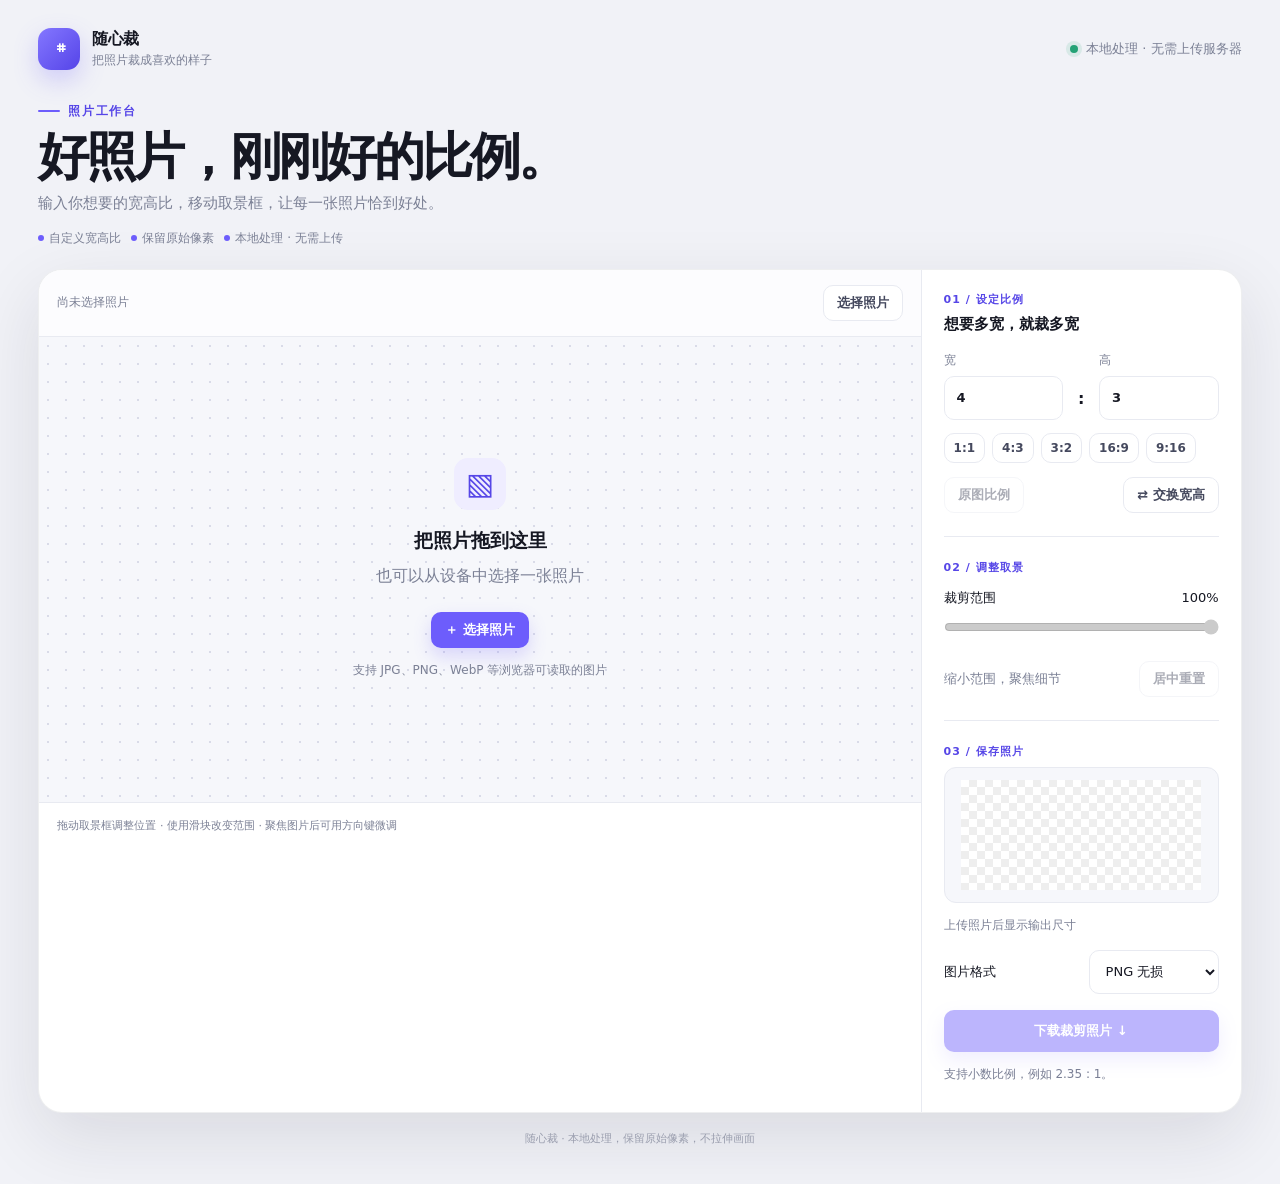
<file: photo-crop.html>
<!doctype html>
<html lang="zh-CN">
<head>
<meta charset="utf-8">
<meta name="viewport" content="width=device-width, initial-scale=1">
<title>照片裁剪 · 微光 Glimmer</title>
<link rel="stylesheet" href="./tool-theme.css">
<style>

/* 编辑区保留原图坐标逻辑，这里只定义展示尺寸和统一主题下的控件布局。 */
p { margin: 0; color: var(--muted); line-height: 1.75; }
.layout { display: grid; grid-template-columns: minmax(0, 1fr) 320px; }
.shell { min-width: 0; }
.panel { height: 100%; overflow: hidden; }
aside.shell { border-left: 1px solid var(--line); }
.bar { display: flex; align-items: center; justify-content: space-between; gap: 12px; min-height: 67px; padding: 15px 18px; border-bottom: 1px solid var(--line); background: #fcfcfe; }
.small { color: var(--muted); font-size: 12px; }
#filename { max-width: 70%; overflow: hidden; text-overflow: ellipsis; white-space: nowrap; }
.stage { height: 465px; padding: 24px; position: relative; display: flex; align-items: center; justify-content: center; background-color: var(--surface-soft); background-image: radial-gradient(#d9dbe8 1px, transparent 1px); background-size: 18px 18px; }
.stage.over { outline: 3px solid var(--violet); outline-offset: -4px; }
.empty { text-align: center; }
.empty .icon { display: grid; place-items: center; width: 52px; height: 52px; margin: 0 auto 18px; border-radius: 14px; background: var(--violet-soft); color: var(--violet-dark); font-size: 30px; }
.empty strong { display: block; margin-bottom: 8px; font-size: 19px; }
.empty button { margin: 22px 0 12px; }
canvas { display: block; max-width: 100%; }
#editor { touch-action: none; cursor: move; border-radius: 2px; box-shadow: 0 5px 28px #0002; }
#editor[hidden], .empty[hidden] { display: none; }
.hint { padding: 14px 18px; border-top: 1px solid var(--line); color: var(--muted); font-size: 11px; line-height: 1.6; }
.controls { padding: 22px; }
h2 { font-size: 15px; margin: 0 0 18px; }
.step { margin-bottom: 8px; color: var(--violet-dark); font-size: 11px; font-weight: 700; letter-spacing: 1px; }
.ratio { display: grid; grid-template-columns: minmax(0, 1fr) 20px minmax(0, 1fr); align-items: end; gap: 8px; }
.ratio label { color: var(--muted); font-size: 12px; }
.ratio b { padding-bottom: 12px; text-align: center; }
input[type=number] { margin-top: 7px; font-weight: 650; }
.presets { display: flex; flex-wrap: wrap; gap: 7px; margin-top: 13px; }
.presets .button { min-height: 30px; padding: 0 9px; font-size: 12px; }
.row { display: flex; align-items: center; justify-content: space-between; gap: 10px; margin-top: 14px; font-size: 13px; }
.divider { height: 1px; background: var(--line); margin: 23px 0; }
input[type=range] { width: 100%; accent-color: var(--violet); margin: 12px 0; }
#preview { max-height: 140px; max-width: 100%; margin: auto; object-fit: contain; background: repeating-conic-gradient(#eee 0% 25%, #fff 0% 50%) 0/16px 16px; }
.preview-wrap { min-height: 110px; display: flex; align-items: center; justify-content: center; background: var(--surface-soft); border: 1px solid var(--line); border-radius: 12px; padding: 12px; margin-bottom: 12px; overflow: hidden; }
#download { width: 100%; min-height: 42px; margin-top: 16px; }
#status { min-height: 38px; padding-top: 12px; font-size: 12px; overflow-wrap: anywhere; }
#status.error { color: var(--red); }
@media (max-width: 900px) {
  .layout { grid-template-columns: 1fr; }
  aside.shell { border-left: 0; border-top: 1px solid var(--line); }
  .stage { height: 400px; }
}
@media (max-width: 560px) {
  .stage { height: 300px; padding: 12px; }
  .controls { padding: 18px; }
  .bar { padding: 12px; }
}
@media print {
  header, .controls, footer, .hint, .hero, .bar { display: none; }
  .layout { display: block; box-shadow: none; }
  .stage { background: white; }
}
</style>
</head>
<body>
<main class="page-shell">
<header class="topbar">
  <div class="brand"><div class="brand-mark" aria-hidden="true">⌗</div><div class="brand-copy"><div class="brand-name">随心裁</div><div class="brand-subtitle">把照片裁成喜欢的样子</div></div></div>
  <div class="topbar-note"><span class="status-dot"></span>本地处理 · 无需上传服务器</div>
</header>
<section class="hero" aria-labelledby="pageTitle">
  <div class="eyebrow">照片工作台</div>
  <h1 id="pageTitle">好照片，刚刚好的比例。</h1>
  <p class="hero-description">输入你想要的宽高比，移动取景框，让每一张照片恰到好处。</p>
  <div class="hint-row" aria-label="使用提示"><span><i></i>自定义宽高比</span><span><i></i>保留原始像素</span><span><i></i>本地处理 · 无需上传</span></div>
</section>
<div class="workspace layout">
<section class="shell"><div class="panel">
<div class="bar"><span id="filename" class="small">尚未选择照片</span><button class="button" id="replace">选择照片</button></div>
<div class="stage" id="stage">
<div class="empty" id="empty"><div class="icon">▧</div><strong>把照片拖到这里</strong><p>也可以从设备中选择一张照片</p><button id="choose" class="button primary">＋ 选择照片</button><p class="small">支持 JPG、PNG、WebP 等浏览器可读取的图片</p></div>
<canvas id="editor" hidden tabindex="0" role="img" aria-label="照片裁剪区域。拖动取景框或使用方向键调整位置，Shift 加方向键快速移动。"></canvas>
</div><div class="hint">拖动取景框调整位置 · 使用滑块改变范围 · 聚焦图片后可用方向键微调</div>
</div></section>
<aside class="shell"><div class="panel controls">
<div class="step">01 / 设定比例</div><h2>想要多宽，就裁多宽</h2>
<div class="ratio"><label>宽<input id="rw" type="number" min="0" step="any" value="4" inputmode="decimal"></label><b>:</b><label>高<input id="rh" type="number" min="0" step="any" value="3" inputmode="decimal"></label></div>
<div class="presets"><button class="button" data-ratio="1,1">1:1</button><button class="button" data-ratio="4,3">4:3</button><button class="button" data-ratio="3,2">3:2</button><button class="button" data-ratio="16,9">16:9</button><button class="button" data-ratio="9,16">9:16</button></div>
<div class="row"><button class="button" id="original" disabled>原图比例</button><button class="button" id="swap">⇄ 交换宽高</button></div>
<div class="divider"></div><div class="step">02 / 调整取景</div>
<div class="row"><label for="size">裁剪范围</label><output id="percent">100%</output></div><input id="size" type="range" min="5" max="100" value="100" disabled>
<div class="row small"><span>缩小范围，聚焦细节</span><button class="button" id="reset" disabled>居中重置</button></div>
<div class="divider"></div><div class="step">03 / 保存照片</div>
<div class="preview-wrap"><canvas id="preview" width="240" height="110" aria-label="裁剪效果预览"></canvas></div>
<p id="dimensions" class="small">上传照片后显示输出尺寸</p>
<div class="row"><label for="format">图片格式</label><select id="format" style="width:130px"><option value="image/png">PNG 无损</option><option value="image/jpeg">JPG 高质量</option><option value="image/webp">WebP</option></select></div>
<button class="button primary" id="download" disabled>下载裁剪照片 ↓</button><p id="status" role="status" aria-live="polite">支持小数比例，例如 2.35 : 1。</p>
</div></aside></div>
<footer class="footer-note">随心裁 · 本地处理，保留原始像素，不拉伸画面</footer>
<input id="file" type="file" accept="image/*" hidden>
</main>
<script>
'use strict';
const $=id=>document.getElementById(id);
const editor=$('editor'),ctx=editor.getContext('2d'),preview=$('preview'),pc=preview.getContext('2d');
let photo=null,fileName='',crop=null,displayScale=1,drag=null,loadVersion=0,exporting=false;
const clamp=(v,a,b)=>Math.max(a,Math.min(b,v));
function message(text,error=false){$('status').textContent=text;$('status').classList.toggle('error',error);}
// 裁剪坐标始终使用原图像素，窗口缩放只影响显示，不影响导出清晰度。
function ratio(){const w=Number($('rw').value),h=Number($('rh').value);return w>0&&h>0&&Number.isFinite(w/h)&&w/h>0?w/h:null;}
function updateCrop(center=false){
 const r=ratio();
 if(!r){$('download').disabled=true;message('请输入大于 0 的有效宽、高数值。',true);return;}
 if(!photo){message('支持小数比例，例如 2.35 : 1。');return;}
 const maxW=Math.min(photo.naturalWidth,photo.naturalHeight*r),w=maxW*Number($('size').value)/100,h=w/r;
 if(w<1||h<1){$('download').disabled=true;message('当前比例或范围会使一条边不足 1 像素，请调整比例或增大范围。',true);return;}
 const cx=!center&&crop?crop.x+crop.w/2:photo.naturalWidth/2,cy=!center&&crop?crop.y+crop.h/2:photo.naturalHeight/2;
 crop={x:clamp(cx-w/2,0,photo.naturalWidth-w),y:clamp(cy-h/2,0,photo.naturalHeight-h),w,h};
 $('download').disabled=exporting;message('拖动取景框调整构图，确认后即可下载。');draw();
}
function fit(){if(!photo)return;const s=getComputedStyle($('stage')),aw=$('stage').clientWidth-parseFloat(s.paddingLeft)-parseFloat(s.paddingRight),ah=$('stage').clientHeight-parseFloat(s.paddingTop)-parseFloat(s.paddingBottom);displayScale=Math.min(aw/photo.naturalWidth,ah/photo.naturalHeight,1);editor.width=Math.max(1,Math.round(photo.naturalWidth*displayScale));editor.height=Math.max(1,Math.round(photo.naturalHeight*displayScale));draw();}
function draw(){
 if(!photo||!crop)return;
 const sx=editor.width/photo.naturalWidth,sy=editor.height/photo.naturalHeight,x=crop.x*sx,y=crop.y*sy,w=crop.w*sx,h=crop.h*sy;
 ctx.clearRect(0,0,editor.width,editor.height);ctx.drawImage(photo,0,0,editor.width,editor.height);
 ctx.fillStyle='#0b1c26a8';ctx.beginPath();ctx.rect(0,0,editor.width,editor.height);ctx.rect(x,y,w,h);ctx.fill('evenodd');
 ctx.strokeStyle='#ffffff';ctx.lineWidth=1.5;ctx.strokeRect(x,y,w,h);ctx.strokeStyle='#ffffff65';ctx.lineWidth=1;
 for(let i=1;i<=2;i++){ctx.beginPath();ctx.moveTo(x+w*i/3,y);ctx.lineTo(x+w*i/3,y+h);ctx.moveTo(x,y+h*i/3);ctx.lineTo(x+w,y+h*i/3);ctx.stroke();}
 ctx.strokeStyle='#fff';ctx.lineWidth=3;const l=Math.min(17,w/4,h/4);for(const [a,b,dx,dy]of[[x,y,1,1],[x+w,y,-1,1],[x,y+h,1,-1],[x+w,y+h,-1,-1]]){ctx.beginPath();ctx.moveTo(a+dx*l,b);ctx.lineTo(a,b);ctx.lineTo(a,b+dy*l);ctx.stroke();}
 const ps=Math.min(240/crop.w,140/crop.h);preview.width=Math.max(1,Math.round(crop.w*ps));preview.height=Math.max(1,Math.round(crop.h*ps));pc.drawImage(photo,crop.x,crop.y,crop.w,crop.h,0,0,preview.width,preview.height);
 $('dimensions').textContent=`输出 ${Math.round(crop.w)} × ${Math.round(crop.h)} 像素（按整像素取整）`;
}
// 异步读取只接受最后一次选择，避免连续换图导致旧图覆盖新图。
async function load(file){
 if(!file)return;const version=++loadVersion,url=URL.createObjectURL(file),img=new Image();message('正在读取照片…');
 try{img.src=url;await img.decode();if(version!==loadVersion)return;if(!img.naturalWidth||!img.naturalHeight)throw Error();photo=img;fileName=file.name;crop=null;$('filename').textContent=`${file.name} · ${img.naturalWidth} × ${img.naturalHeight}`;$('empty').hidden=true;editor.hidden=false;for(const id of ['size','reset','original'])$(id).disabled=false;$('size').value=100;$('percent').textContent='100%';updateCrop(true);fit();}
 catch(e){if(version===loadVersion)message('无法读取这张图片，请尝试 JPG、PNG 或 WebP 文件。',true);}
 finally{URL.revokeObjectURL(url);}
}
for(const id of ['choose','replace'])$(id).onclick=()=>$('file').click();
$('file').onchange=e=>{load(e.target.files[0]);e.target.value='';};
for(const event of ['dragenter','dragover'])$('stage').addEventListener(event,e=>{e.preventDefault();$('stage').classList.add('over');});
$('stage').ondragleave=()=>$('stage').classList.remove('over');$('stage').ondrop=e=>{e.preventDefault();$('stage').classList.remove('over');load(e.dataTransfer.files[0]);};
for(const id of ['rw','rh'])$(id).oninput=()=>updateCrop();
document.querySelectorAll('[data-ratio]').forEach(b=>b.onclick=()=>{const [w,h]=b.dataset.ratio.split(',');$('rw').value=w;$('rh').value=h;updateCrop();});
$('swap').onclick=()=>{const w=$('rw').value;$('rw').value=$('rh').value;$('rh').value=w;updateCrop();};
$('original').onclick=()=>{if(!photo)return;$('rw').value=photo.naturalWidth;$('rh').value=photo.naturalHeight;updateCrop(true);};
$('size').oninput=()=>{$('percent').textContent=$('size').value+'%';updateCrop();};
$('reset').onclick=()=>{$('size').value=100;$('percent').textContent='100%';updateCrop(true);};
function point(e){const b=editor.getBoundingClientRect();return{x:(e.clientX-b.left)*photo.naturalWidth/b.width,y:(e.clientY-b.top)*photo.naturalHeight/b.height};}
editor.onpointerdown=e=>{if(!crop||e.button!==0)return;const p=point(e);if(p.x<crop.x||p.x>crop.x+crop.w||p.y<crop.y||p.y>crop.y+crop.h)return;drag={id:e.pointerId,x:p.x,y:p.y,cx:crop.x,cy:crop.y};editor.setPointerCapture(e.pointerId);editor.focus();e.preventDefault();};
editor.onpointermove=e=>{if(!drag||drag.id!==e.pointerId)return;const p=point(e);crop.x=clamp(drag.cx+p.x-drag.x,0,photo.naturalWidth-crop.w);crop.y=clamp(drag.cy+p.y-drag.y,0,photo.naturalHeight-crop.h);draw();};
for(const ev of ['pointerup','pointercancel','lostpointercapture'])editor.addEventListener(ev,()=>{drag=null;});
editor.onkeydown=e=>{if(!crop)return;const moves={ArrowLeft:[-1,0],ArrowRight:[1,0],ArrowUp:[0,-1],ArrowDown:[0,1]},m=moves[e.key];if(!m)return;e.preventDefault();const step=e.shiftKey?10:1;crop.x=clamp(crop.x+m[0]*step,0,photo.naturalWidth-crop.w);crop.y=clamp(crop.y+m[1]*step,0,photo.naturalHeight-crop.h);draw();};
// 导出直接从原图取样；JPG 不支持透明度，因此使用白色背景。
$('download').onclick=async()=>{
 if(!photo||!crop||!ratio()||exporting)return;exporting=true;$('download').disabled=true;
 const output=document.createElement('canvas'),mime=$('format').value,base=fileName.replace(/\.[^.]+$/,'')||'照片';
 try{output.width=Math.round(crop.w);output.height=Math.round(crop.h);const c=output.getContext('2d');if(mime==='image/jpeg'){c.fillStyle='#fff';c.fillRect(0,0,output.width,output.height);}c.drawImage(photo,crop.x,crop.y,crop.w,crop.h,0,0,output.width,output.height);const blob=await new Promise(resolve=>output.toBlob(resolve,mime,.95));if(!blob)throw Error();const url=URL.createObjectURL(blob),a=document.createElement('a'),ext={'image/png':'png','image/jpeg':'jpg','image/webp':'webp'}[blob.type]||'png';a.href=url;a.download=`${base}_裁剪_${output.width}x${output.height}.${ext}`;document.body.append(a);a.click();a.remove();setTimeout(()=>URL.revokeObjectURL(url),60000);message('照片已生成，下载已发起。');}
 catch(e){message('导出失败，图片可能过大。请缩小裁剪范围后重试。',true);}
 finally{output.width=0;output.height=0;exporting=false;$('download').disabled=!ratio();}
};
new ResizeObserver(fit).observe($('stage'));
</script>
</body>
</html>
</file>
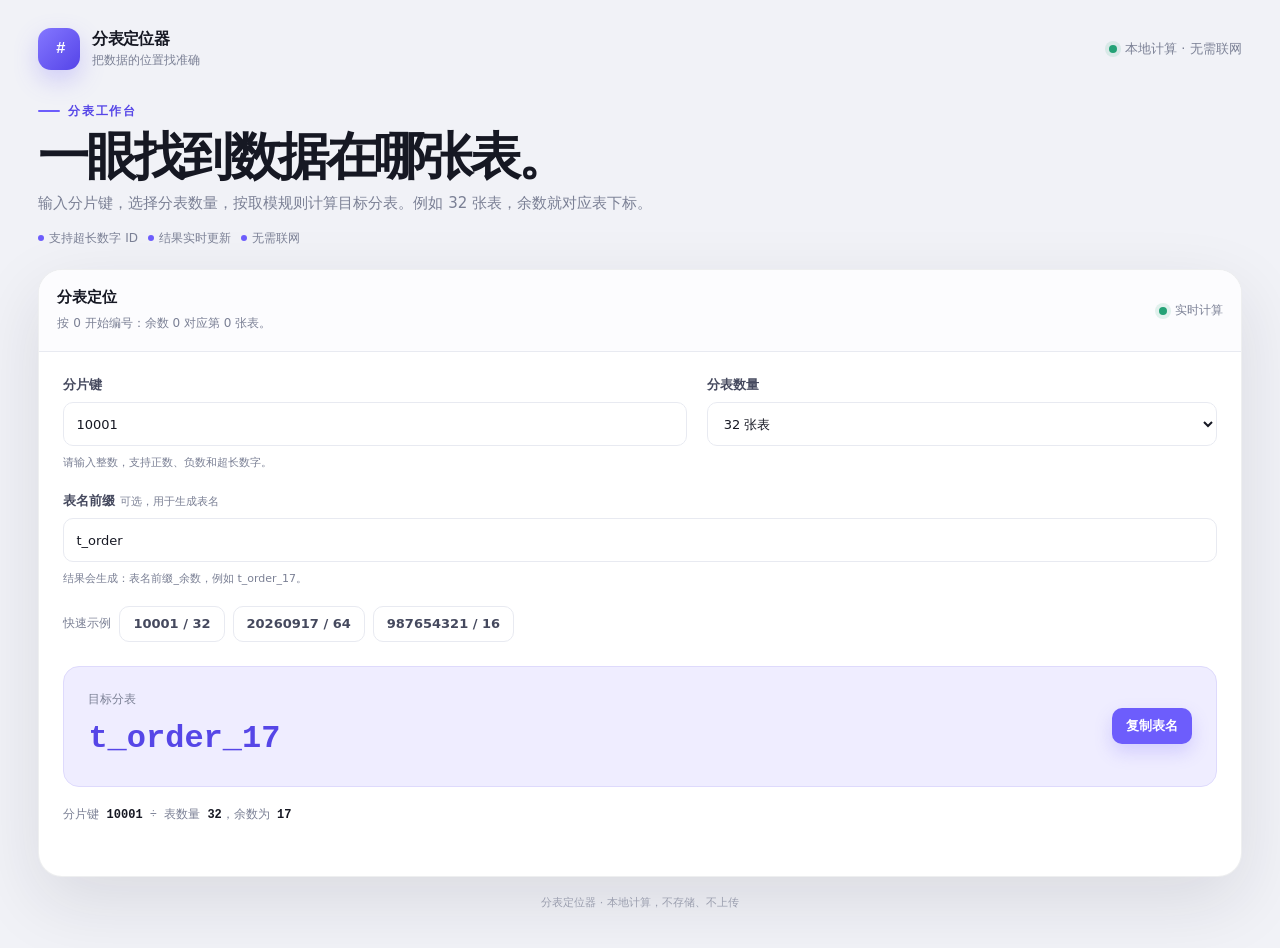
<file: sharding-table-finder.html>
<!doctype html>
<html lang="zh-CN">
<head>
  <meta charset="UTF-8" />
  <meta name="viewport" content="width=device-width, initial-scale=1" />
  <meta name="description" content="输入分片键和分表数量，计算目标分表。" />
  <title>分表定位 · 微光 Glimmer</title>
  <link rel="stylesheet" href="./tool-theme.css">
  <style>

    .tool-card { overflow: hidden; }
    .card-heading {
      display: flex; align-items: center; justify-content: space-between; gap: 16px;
      padding: 18px; border-bottom: 1px solid var(--line); background: #fcfcfe;
    }
    .card-heading h2 { margin: 0 0 7px; font-size: 15px; }
    .card-heading p { margin: 0; color: var(--muted); font-size: 12px; line-height: 1.6; }
    .live-dot { display: flex; align-items: center; gap: 8px; white-space: nowrap; color: var(--muted); font-size: 12px; }
    .live-dot::before { content: ""; width: 8px; height: 8px; border-radius: 50%; background: var(--green); box-shadow: 0 0 0 4px rgba(36, 162, 118, .12); }
    form { padding: 24px; }
    .form-grid { display: grid; grid-template-columns: 1.1fr .9fr; gap: 20px; }
    /* 提示文案长度不同，仍让两列输入控件从同一基线开始排列。 */
    .field { display: grid; align-content: start; gap: 8px; }
    .field.full { grid-column: 1 / -1; }
    .field label { color: #45495e; font-size: 13px; font-weight: 700; }
    .field-hint { color: var(--muted); font-size: 11px; font-weight: 400; line-height: 1.6; }
    input::placeholder { color: #b0b4c4; }
    .sample-row { display: flex; flex-wrap: wrap; align-items: center; gap: 8px; margin-top: 18px; color: var(--muted); font-size: 12px; }
    .result { display: grid; grid-template-columns: minmax(0, 1fr) auto; align-items: center; gap: 16px; margin-top: 24px; padding: 24px; border: 1px solid #dedafc; border-radius: 16px; background: var(--violet-soft); }
    .result-label { margin-bottom: 9px; color: var(--muted); font-size: 12px; }
    .result-value { overflow-wrap: anywhere; color: var(--violet-dark); font: 800 clamp(23px, 3vw, 32px)/1.4 var(--mono); }
    .equation { margin: 18px 0 0; color: var(--muted); font: 12px/1.7 var(--mono); overflow-wrap: anywhere; }
    .equation strong { color: var(--ink); }
    .error { min-height: 18px; margin: 9px 0 0; color: var(--red); font-size: 12px; }
    @media (max-width: 560px) {
      form { padding: 16px; }
      .form-grid, .result { grid-template-columns: 1fr; }
      .field.full { grid-column: auto; }
      .result { padding: 18px; }
      .card-heading { align-items: flex-start; padding: 16px; }
    }
    @media print {
      .topbar, .hint-row, .sample-row, .copy-btn, .footer-note { display: none; }
      body { background: white; }
      .page-shell { padding: 0; }
      .workspace { box-shadow: none; }
    }
  </style>
</head>
<body>
  <main class="page-shell" id="top">
    <header class="topbar">
      <a class="brand" href="#top" aria-label="回到分表定位器顶部">
        <span class="brand-mark" aria-hidden="true">#</span>
        <div class="brand-copy"><div class="brand-name">分表定位器</div><div class="brand-subtitle">把数据的位置找准确</div></div>
      </a>
      <div class="topbar-note"><span class="status-dot"></span>本地计算 · 无需联网</div>
    </header>
    <section class="hero" aria-labelledby="pageTitle">
      <div class="eyebrow">分表工作台</div>
      <h1 id="pageTitle">一眼找到数据在哪张表。</h1>
      <p class="hero-description">输入分片键，选择分表数量，按取模规则计算目标分表。例如 32 张表，余数就对应表下标。</p>
      <div class="hint-row" aria-label="工具特点"><span><i></i>支持超长数字 ID</span><span><i></i>结果实时更新</span><span><i></i>无需联网</span></div>
    </section>
        <section class="workspace tool-card" id="tool" aria-labelledby="tool-title">
          <div class="card-heading">
            <div>
              <h2 id="tool-title">分表定位</h2>
              <p>按 0 开始编号：余数 0 对应第 0 张表。</p>
            </div>
            <span class="live-dot">实时计算</span>
          </div>

          <form id="shard-form" novalidate>
            <div class="form-grid">
              <div class="field">
                <label for="shard-key">分片键</label>
                <input id="shard-key" name="shardKey" type="text" inputmode="numeric" autocomplete="off" placeholder="例如：10001" value="10001" aria-describedby="key-hint key-error" />
                <span id="key-hint" class="field-hint">请输入整数，支持正数、负数和超长数字。</span>
              </div>

              <div class="field">
                <label for="table-count">分表数量</label>
                <select id="table-count" name="tableCount" aria-label="选择分表数量">
                  <option value="2">2 张表</option>
                  <option value="4">4 张表</option>
                  <option value="8">8 张表</option>
                  <option value="16">16 张表</option>
                  <option value="32" selected>32 张表</option>
                  <option value="64">64 张表</option>
                  <option value="128">128 张表</option>
                  <option value="256">256 张表</option>
                </select>
              </div>

              <div class="field full">
                <label for="table-prefix">表名前缀 <span class="field-hint">可选，用于生成表名</span></label>
                <input id="table-prefix" name="tablePrefix" type="text" autocomplete="off" value="t_order" placeholder="例如：t_order" aria-describedby="prefix-hint" />
                <span id="prefix-hint" class="field-hint">结果会生成：表名前缀_余数，例如 t_order_17。</span>
              </div>
            </div>

            <div class="sample-row" aria-label="快速示例">
              <span>快速示例</span>
              <button class="button sample" type="button" data-key="10001" data-count="32">10001 / 32</button>
              <button class="button sample" type="button" data-key="20260917" data-count="64">20260917 / 64</button>
              <button class="button sample" type="button" data-key="987654321" data-count="16">987654321 / 16</button>
            </div>

            <div class="result" aria-live="polite" aria-atomic="true">
              <div>
                <div class="result-label">目标分表</div>
                <div id="result-value" class="result-value">t_order_17</div>
              </div>
              <button id="copy-button" class="button primary copy-btn" type="button">复制表名</button>
            </div>
            <p class="equation" id="equation">分片键 <strong>10001</strong> ÷ 表数量 <strong>32</strong>，余数为 <strong>17</strong></p>
            <p id="key-error" class="error" role="alert"></p>
          </form>
        </section>
    <footer class="footer-note">分表定位器 · 本地计算，不存储、不上传</footer>
  </main>

  <script>
    (() => {
      const keyInput = document.querySelector("#shard-key");
      const countSelect = document.querySelector("#table-count");
      const prefixInput = document.querySelector("#table-prefix");
      const resultValue = document.querySelector("#result-value");
      const equation = document.querySelector("#equation");
      const error = document.querySelector("#key-error");
      const copyButton = document.querySelector("#copy-button");

      // 使用 BigInt 计算，保证雪花 ID、订单号等超长整数不会发生精度丢失。
      function calculate() {
        const rawKey = keyInput.value.trim();
        const tableCount = BigInt(countSelect.value);
        const prefix = prefixInput.value.trim() || "table";

        if (!/^[+-]?\d+$/.test(rawKey)) {
          error.textContent = "请输入有效的整数分片键。";
          resultValue.textContent = "等待有效分片键";
          equation.textContent = "分片键必须是整数，才能进行取模计算。";
          copyButton.disabled = true;
          copyButton.setAttribute("aria-disabled", "true");
          return null;
        }

        const shardKey = BigInt(rawKey);
        // 归一化负数余数，确保表下标始终落在 0 到 N-1 的范围内。
        const remainder = ((shardKey % tableCount) + tableCount) % tableCount;
        const tableName = `${prefix}_${remainder.toString()}`;

        error.textContent = "";
        resultValue.textContent = tableName;
        equation.innerHTML = `分片键 <strong>${shardKey.toString()}</strong> ÷ 表数量 <strong>${tableCount.toString()}</strong>，余数为 <strong>${remainder.toString()}</strong>`;
        copyButton.disabled = false;
        copyButton.removeAttribute("aria-disabled");
        return tableName;
      }

      async function copyResult() {
        const tableName = calculate();
        if (!tableName) return;

        try {
          await navigator.clipboard.writeText(tableName);
        } catch (clipboardError) {
          // file:// 页面或旧浏览器可能禁用 Clipboard API，使用隐藏输入作为兼容兜底。
          const fallback = document.createElement("textarea");
          fallback.value = tableName;
          fallback.setAttribute("readonly", "");
          fallback.style.position = "fixed";
          fallback.style.opacity = "0";
          document.body.appendChild(fallback);
          fallback.select();
          document.execCommand("copy");
          fallback.remove();
        }

        const originalText = copyButton.textContent;
        copyButton.textContent = "已复制 ✓";
        window.setTimeout(() => { copyButton.textContent = originalText; }, 1400);
      }

      [keyInput, prefixInput].forEach((element) => element.addEventListener("input", calculate));
      countSelect.addEventListener("change", calculate);
      copyButton.addEventListener("click", copyResult);

      document.querySelectorAll(".sample").forEach((sample) => {
        sample.addEventListener("click", () => {
          keyInput.value = sample.dataset.key;
          countSelect.value = sample.dataset.count;
          calculate();
          keyInput.focus();
        });
      });

      calculate();
    })();
  </script>
</body>
</html>
</file>
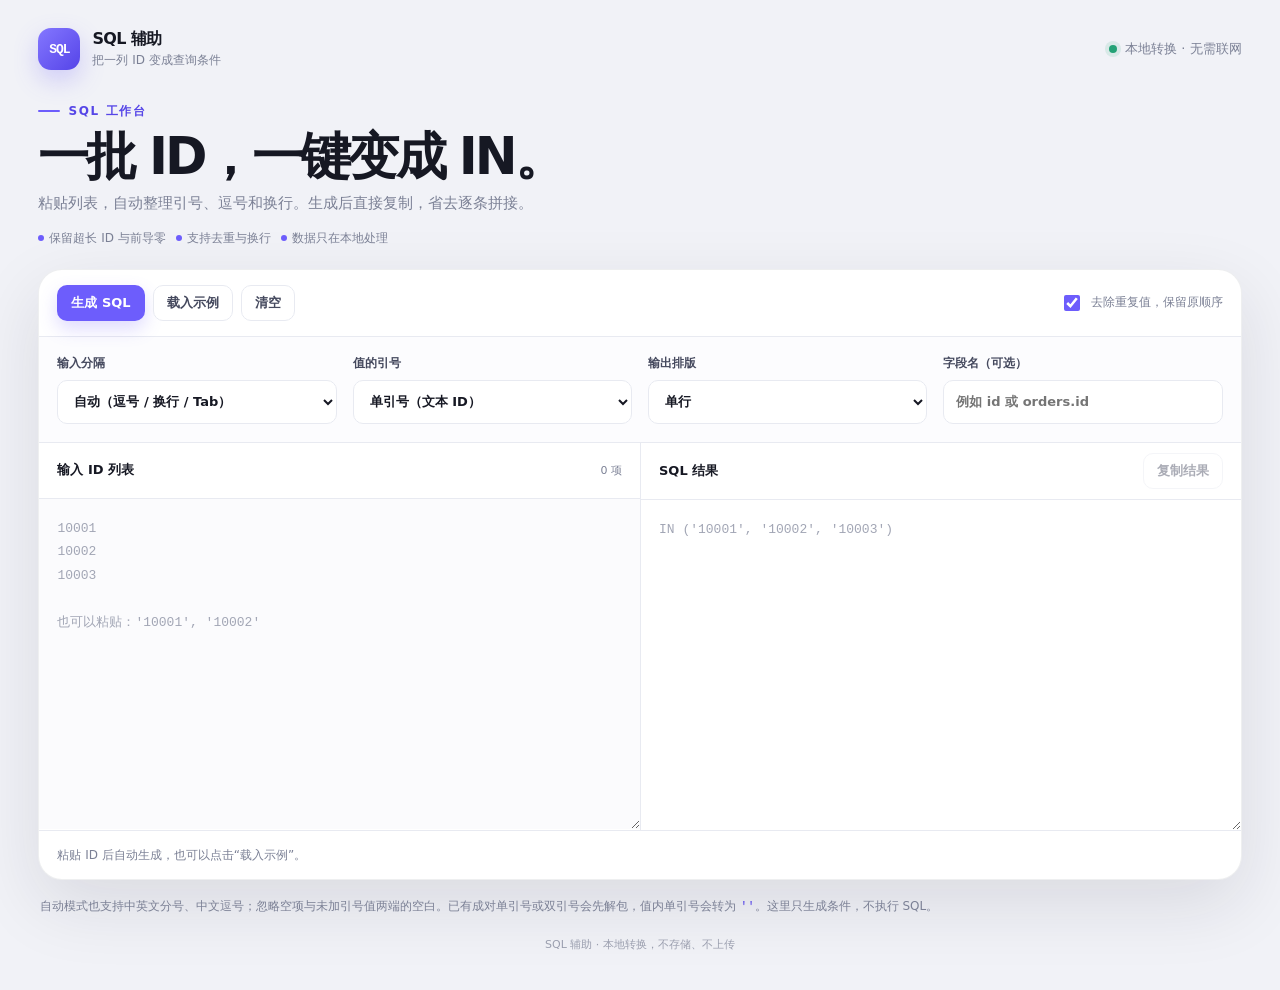
<file: sql-helper.html>
<!doctype html>
<html lang="zh-CN">
<head>
  <meta charset="UTF-8">
  <meta name="viewport" content="width=device-width, initial-scale=1">
  <meta name="theme-color" content="#f1f2f7">
  <meta name="description" content="把多行或逗号分隔的 ID 转成 SQL IN 条件，支持单引号、去重、换行和一键复制。">
  <title>SQL 辅助 · 微光 Glimmer</title>
  <link rel="stylesheet" href="./tool-theme.css">
  <style>
    .sql-mark { letter-spacing: -1px; font-size: 13px; }
    .toolbar { display: flex; align-items: center; justify-content: space-between; flex-wrap: wrap; gap: 12px; padding: 15px 18px; border-bottom: 1px solid var(--line); }
    .actions { display: flex; flex-wrap: wrap; gap: 8px; }
    .options { display: grid; grid-template-columns: repeat(4, minmax(0, 1fr)); gap: 16px; padding: 18px; border-bottom: 1px solid var(--line); background: #fcfcfe; }
    .option { display: grid; gap: 8px; font-size: 12px; color: #45495e; font-weight: 700; }
    .check { display: flex; align-items: center; gap: 8px; font-size: 12px; color: var(--muted); cursor: pointer; }
    .check input[type=checkbox] { width: 16px; min-height: 16px; padding: 0; accent-color: var(--violet); }
    .editor-grid { display: grid; grid-template-columns: minmax(0, 1fr) minmax(0, 1fr); }
    .pane { min-width: 0; }
    .pane + .pane { border-left: 1px solid var(--line); }
    .pane-header { display: flex; align-items: center; justify-content: space-between; gap: 10px; min-height: 56px; padding: 10px 18px; border-bottom: 1px solid var(--line); }
    .pane-header label { font-size: 13px; font-weight: 800; }
    .counter { color: var(--muted); font-size: 11px; }
    textarea { display: block; width: 100%; height: 330px; resize: vertical; padding: 18px; border: 0; color: #313548; background: #fbfbfd; font: 13px/1.8 var(--mono); tab-size: 2; }
    textarea::placeholder { color: #a2a6b5; }
    #sql-output { background: white; }
    .message { min-height: 48px; margin: 0; padding: 14px 18px; border-top: 1px solid var(--line); color: var(--muted); font-size: 12px; line-height: 1.7; }
    .message.error { color: var(--red); background: #fff6f7; }
    .help { margin: 16px 2px 0; color: var(--muted); font-size: 12px; line-height: 1.8; }
    code { color: var(--violet-dark); font-family: var(--mono); }
    @media (max-width: 900px) { .options { grid-template-columns: repeat(2, minmax(0, 1fr)); } }
    @media (max-width: 560px) {
      .editor-grid { grid-template-columns: 1fr; }
      .pane + .pane { border-left: 0; border-top: 1px solid var(--line); }
      .toolbar, .options, .pane-header { padding: 12px; }
      .options { gap: 12px; }
      textarea { height: 240px; padding: 14px; }
    }
  </style>
</head>
<body>
  <main class="page-shell">
    <header class="topbar">
      <div class="brand"><div class="brand-mark sql-mark" aria-hidden="true">SQL</div><div class="brand-copy"><div class="brand-name">SQL 辅助</div><div class="brand-subtitle">把一列 ID 变成查询条件</div></div></div>
      <div class="topbar-note"><span class="status-dot"></span>本地转换 · 无需联网</div>
    </header>
    <section class="hero" aria-labelledby="pageTitle">
      <div class="eyebrow">SQL 工作台</div>
      <h1 id="pageTitle">一批 ID，一键变成 IN。</h1>
      <p class="hero-description">粘贴列表，自动整理引号、逗号和换行。生成后直接复制，省去逐条拼接。</p>
      <div class="hint-row"><span><i></i>保留超长 ID 与前导零</span><span><i></i>支持去重与换行</span><span><i></i>数据只在本地处理</span></div>
    </section>
    <section class="workspace" aria-label="SQL 列表转换工作区">
      <div class="toolbar">
        <div class="actions"><button class="button primary" id="generate" type="button">生成 SQL</button><button class="button" id="sample" type="button">载入示例</button><button class="button" id="clear" type="button">清空</button></div>
        <label class="check"><input id="dedupe" type="checkbox" checked>去除重复值，保留原顺序</label>
      </div>
      <div class="options">
        <label class="option" for="separator">输入分隔<select id="separator"><option value="auto">自动（逗号 / 换行 / Tab）</option><option value="lines">仅按换行</option><option value="spaces">空白 / 逗号 / 换行</option></select></label>
        <label class="option" for="quote">值的引号<select id="quote"><option value="single">单引号（文本 ID）</option><option value="number">不加引号（整数 ID）</option></select></label>
        <label class="option" for="per-line">输出排版<select id="per-line"><option value="0">单行</option><option value="1">每行 1 项</option><option value="5">每行 5 项</option><option value="10">每行 10 项</option></select></label>
        <label class="option" for="field">字段名（可选）<input id="field" type="text" placeholder="例如 id 或 orders.id" autocomplete="off" spellcheck="false"></label>
      </div>
      <div class="editor-grid">
        <div class="pane"><div class="pane-header"><label for="sql-input">输入 ID 列表</label><span class="counter" id="input-count">0 项</span></div><textarea id="sql-input" spellcheck="false" placeholder="10001&#10;10002&#10;10003&#10;&#10;也可以粘贴：'10001', '10002'" aria-describedby="input-help"></textarea></div>
        <div class="pane"><div class="pane-header"><label for="sql-output">SQL 结果</label><button class="button" id="copy" type="button" disabled>复制结果</button></div><textarea id="sql-output" readonly spellcheck="false" placeholder="IN ('10001', '10002', '10003')" aria-label="SQL 结果"></textarea></div>
      </div>
      <p class="message" id="status" role="status" aria-live="polite">粘贴 ID 后自动生成，也可以点击“载入示例”。</p>
    </section>
    <p class="help" id="input-help">自动模式也支持中英文分号、中文逗号；忽略空项与未加引号值两端的空白。已有成对单引号或双引号会先解包，值内单引号会转为 <code>''</code>。这里只生成条件，不执行 SQL。</p>
    <footer class="footer-note">SQL 辅助 · 本地转换，不存储、不上传</footer>
  </main>
  <script src="./sql-helper-core.js"></script>
  <script>
    'use strict';
    const byId = id => document.getElementById(id);
    const input = byId('sql-input'), output = byId('sql-output'), status = byId('status'), copy = byId('copy');

    /** 实时更新结果；输入无效时清除旧 SQL，防止误复制上一次的条件。 */
    function generate() {
      status.classList.remove('error');
      try {
        const result = SqlHelper.buildSql(input.value, {
          separator: byId('separator').value, quote: byId('quote').value,
          perLine: Number(byId('per-line').value), field: byId('field').value, dedupe: byId('dedupe').checked
        });
        output.value = result.sql;
        copy.disabled = !result.sql;
        byId('input-count').textContent = `${result.total} 项`;
        status.textContent = result.count ? `已生成 ${result.count} 项${result.removed ? `，去除 ${result.removed} 项重复值` : ''}。可直接复制 SQL 条件。` : '请输入至少一个 ID，空列表不会生成 IN ()。';
      } catch (error) {
        output.value = '';
        copy.disabled = true;
        byId('input-count').textContent = '待检查';
        status.textContent = error.message;
        status.classList.add('error');
      }
    }
    input.addEventListener('input', generate);
    byId('field').addEventListener('input', generate);
    for (const id of ['separator', 'quote', 'per-line', 'dedupe']) byId(id).addEventListener('change', generate);
    byId('generate').addEventListener('click', generate);
    byId('sample').addEventListener('click', () => {
      input.value = '10001\n10002\n10001\n00123\n9223372036854775807';
      generate();
    });
    byId('clear').addEventListener('click', () => { input.value = ''; generate(); input.focus(); });
    // 本地文件或剪贴板权限受限时选中结果，仍允许用户直接使用快捷键复制。
    copy.addEventListener('click', async () => {
      if (!output.value) return;
      try {
        await navigator.clipboard.writeText(output.value);
        status.textContent = 'SQL 条件已复制。';
      } catch {
        output.focus();
        output.select();
        status.textContent = '无法自动复制，已选中结果，请按 Ctrl+C（Mac 使用 ⌘C）复制。';
      }
    });
  </script>
</body>
</html>
</file>
<file: tool-theme.css>
/* 工具页共享 JSON Lens 的视觉基础；业务布局保留在各自页面中。 */
    :root {
      --ink: #161823;
      --muted: #7b8095;
      --line: #e8eaf1;
      --surface: #ffffff;
      --surface-soft: #f6f7fb;
      --canvas: #f1f2f7;
      --violet: #6d5dfc;
      --violet-dark: #5646e7;
      --violet-soft: #efedff;
      --green: #24a276;
      --orange: #e89645;
      --red: #d95b6d;
      --shadow: 0 24px 70px rgba(28, 31, 50, .11);
      --radius-xl: 24px;
      --radius-lg: 16px;
      --mono: "SFMono-Regular", Consolas, "Liberation Mono", Menlo, monospace;
      --sans: Inter, "PingFang SC", "Microsoft YaHei", "Noto Sans SC", system-ui, sans-serif;
    }

    * { box-sizing: border-box; }
    html { min-width: 320px; scroll-behavior: smooth; }
    body {
      margin: 0;
      min-height: 100vh;
      color: var(--ink);
      background: var(--canvas);
      font-family: var(--sans);
      -webkit-font-smoothing: antialiased;
    }
    button, textarea { font: inherit; }
    button { cursor: pointer; }
    button:focus-visible, textarea:focus-visible {
      outline: 3px solid rgba(109, 93, 252, .28);
      outline-offset: 2px;
    }

    .page-shell {
      width: min(1440px, 100%);
      margin: 0 auto;
      padding: 28px clamp(16px, 3vw, 44px) 38px;
    }
    .topbar {
      display: flex;
      align-items: center;
      justify-content: space-between;
      gap: 18px;
      margin-bottom: 27px;
    }
    .brand { display: flex; align-items: center; gap: 12px; }
    .brand-mark {
      display: grid;
      width: 42px;
      height: 42px;
      place-items: center;
      border-radius: 13px;
      color: #fff;
      background: linear-gradient(135deg, #8477ff, #5544e8);
      box-shadow: 0 10px 24px rgba(109, 93, 252, .26);
      font: 700 16px/1 var(--mono);
      letter-spacing: -3px;
    }
    .brand-copy { line-height: 1.15; }
    .brand-name { font-weight: 800; letter-spacing: -.04em; }
    .brand-subtitle { margin-top: 5px; color: var(--muted); font-size: 12px; }
    .topbar-note {
      display: flex;
      align-items: center;
      gap: 8px;
      color: var(--muted);
      font-size: 13px;
    }
    .status-dot { width: 8px; height: 8px; border-radius: 50%; background: var(--green); box-shadow: 0 0 0 4px rgba(36, 162, 118, .12); }
    .status-dot.error { background: var(--red); box-shadow: 0 0 0 4px rgba(217, 91, 109, .12); }

    .hero { margin-bottom: 22px; }
    .eyebrow {
      display: inline-flex;
      align-items: center;
      gap: 8px;
      color: var(--violet-dark);
      font-size: 12px;
      font-weight: 800;
      letter-spacing: .14em;
      text-transform: uppercase;
    }
    .eyebrow::before { content: ""; width: 22px; height: 2px; border-radius: 2px; background: var(--violet); }
    h1 { margin: 10px 0 8px; font-size: clamp(30px, 4vw, 54px); letter-spacing: -.06em; line-height: 1.02; }
    .hero-description { max-width: 660px; margin: 0; color: var(--muted); font-size: 15px; line-height: 1.75; }

    .workspace {
      overflow: hidden;
      border: 1px solid rgba(24, 27, 42, .07);
      border-radius: var(--radius-xl);
      background: var(--surface);
      box-shadow: var(--shadow);
    }
    .button {
      display: inline-flex;
      align-items: center;
      justify-content: center;
      gap: 7px;
      min-height: 36px;
      padding: 0 13px;
      border: 1px solid var(--line);
      border-radius: 10px;
      color: #45495e;
      background: #fff;
      font-size: 13px;
      font-weight: 700;
      transition: transform .18s ease, border-color .18s ease, background .18s ease, color .18s ease, box-shadow .18s ease;
    }
    .button:hover { transform: translateY(-1px); border-color: #c8c5fb; background: #fbfaff; color: var(--violet-dark); }
    .button.primary { border-color: transparent; color: #fff; background: var(--violet); box-shadow: 0 8px 18px rgba(109, 93, 252, .22); }
    .button.primary:hover { border-color: transparent; color: #fff; background: var(--violet-dark); }
    .button.ghost { border-color: transparent; background: transparent; }
    .button.icon-button { width: 36px; padding: 0; }
    .hint-row { display: flex; align-items: center; gap: 10px; margin-top: 14px; color: var(--muted); font-size: 12px; }
    .hint-row span { display: inline-flex; align-items: center; gap: 5px; }
    .hint-row i { width: 6px; height: 6px; border-radius: 50%; background: var(--violet); }
    .footer-note { margin-top: 18px; color: #9a9eae; text-align: center; font-size: 11px; }
    :root { color-scheme: light; }
    a { color: inherit; text-decoration: none; }
    input, select { font: inherit; }
    input:not([type="range"]):not([type="file"]), select {
      width: 100%; min-width: 0; min-height: 44px; padding: 10px 12px;
      border: 1px solid var(--line); border-radius: 10px;
      color: var(--ink); background: var(--surface); font-size: 13px;
    }
    input:focus-visible, select:focus-visible, a:focus-visible, canvas:focus-visible {
      outline: 3px solid rgba(109, 93, 252, .28); outline-offset: 2px;
    }
    .button:disabled { opacity: .45; cursor: not-allowed; transform: none; }
    @media (max-width: 560px) {
      .page-shell { padding: 19px 12px 26px; }
      .topbar-note { display: none; }
      .hint-row { flex-wrap: wrap; line-height: 1.5; }
    }
    @media (prefers-reduced-motion: reduce) {
      html { scroll-behavior: auto; }
      .button { transition: none; }
    }
</file>
